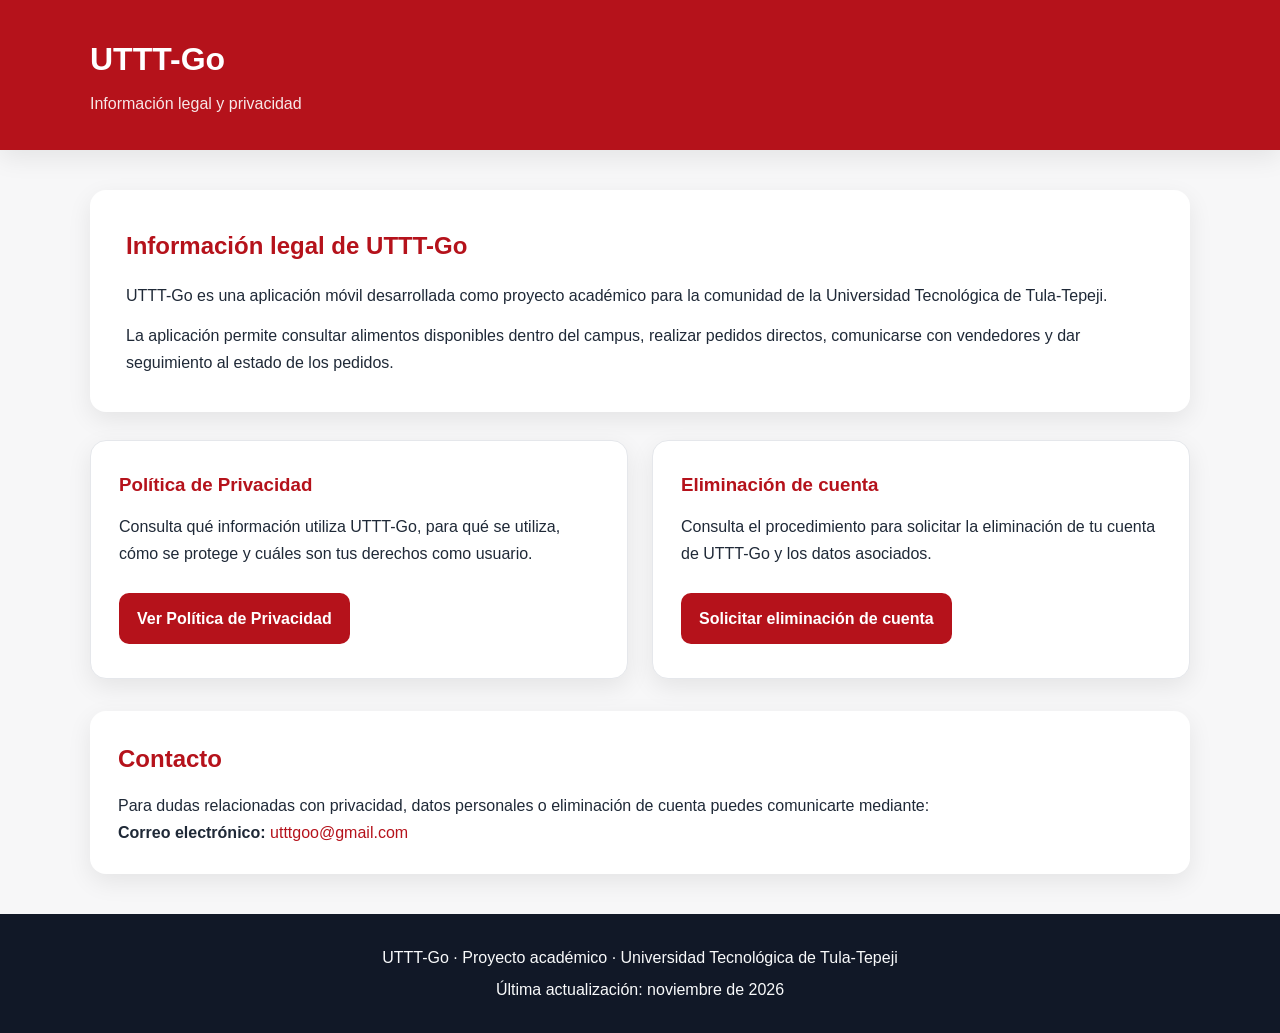
<file: index.html>
<!DOCTYPE html>
<html lang="es">
<head>
  <meta charset="UTF-8">
  <meta name="viewport" content="width=device-width, initial-scale=1.0">

  <title>UTTT-Go | Información Legal</title>

  <link rel="stylesheet" href="styles.css">
</head>

<body>

  <header class="header">
    <div class="container">
      <h1>UTTT-Go</h1>
      <p>Información legal y privacidad</p>
    </div>
  </header>

  <main class="container">

    <section class="hero">
      <h2>Información legal de UTTT-Go</h2>

      <p>
        UTTT-Go es una aplicación móvil desarrollada como proyecto académico
        para la comunidad de la Universidad Tecnológica de Tula-Tepeji.
      </p>

      <p>
        La aplicación permite consultar alimentos disponibles dentro del campus,
        realizar pedidos directos, comunicarse con vendedores y dar seguimiento
        al estado de los pedidos.
      </p>
    </section>

    <section class="cards">

      <article class="card">
        <h3>Política de Privacidad</h3>

        <p>
          Consulta qué información utiliza UTTT-Go, para qué se utiliza,
          cómo se protege y cuáles son tus derechos como usuario.
        </p>

        <a class="button" href="privacidad.html">
          Ver Política de Privacidad
        </a>
      </article>

      <article class="card">
        <h3>Eliminación de cuenta</h3>

        <p>
          Consulta el procedimiento para solicitar la eliminación de tu
          cuenta de UTTT-Go y los datos asociados.
        </p>

        <a class="button" href="eliminar-cuenta.html">
          Solicitar eliminación de cuenta
        </a>
      </article>

    </section>

    <section class="contact">
      <h2>Contacto</h2>

      <p>
        Para dudas relacionadas con privacidad, datos personales o
        eliminación de cuenta puedes comunicarte mediante:
      </p>

      <p>
        <strong>Correo electrónico:</strong>
        <a href="mailto:utttgoo@gmail.com">
          utttgoo@gmail.com
        </a>
      </p>

    </section>

  </main>

  <footer class="footer">
    <div class="container">
      <p>
        UTTT-Go · Proyecto académico · Universidad Tecnológica de Tula-Tepeji
      </p>

      <p>
        Última actualización: noviembre de 2026
      </p>
    </div>
  </footer>

</body>
</html>
</file>
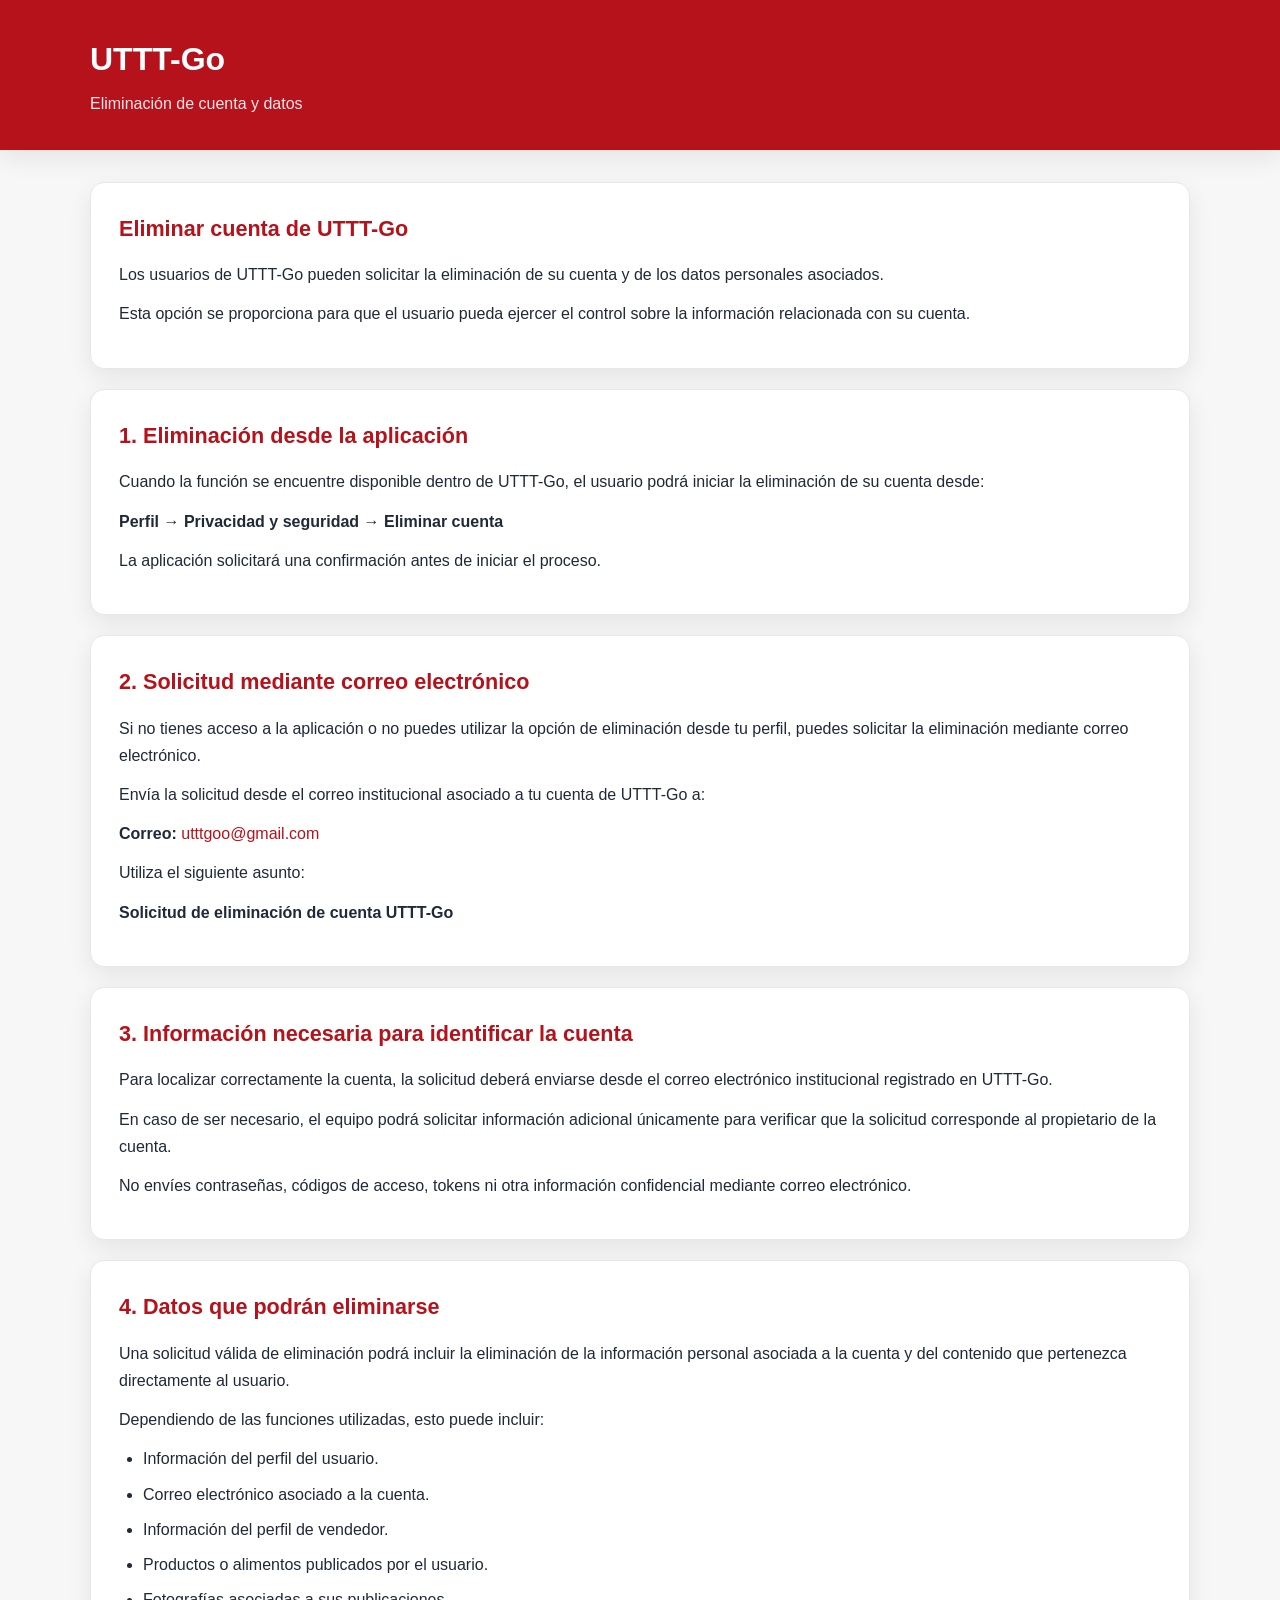
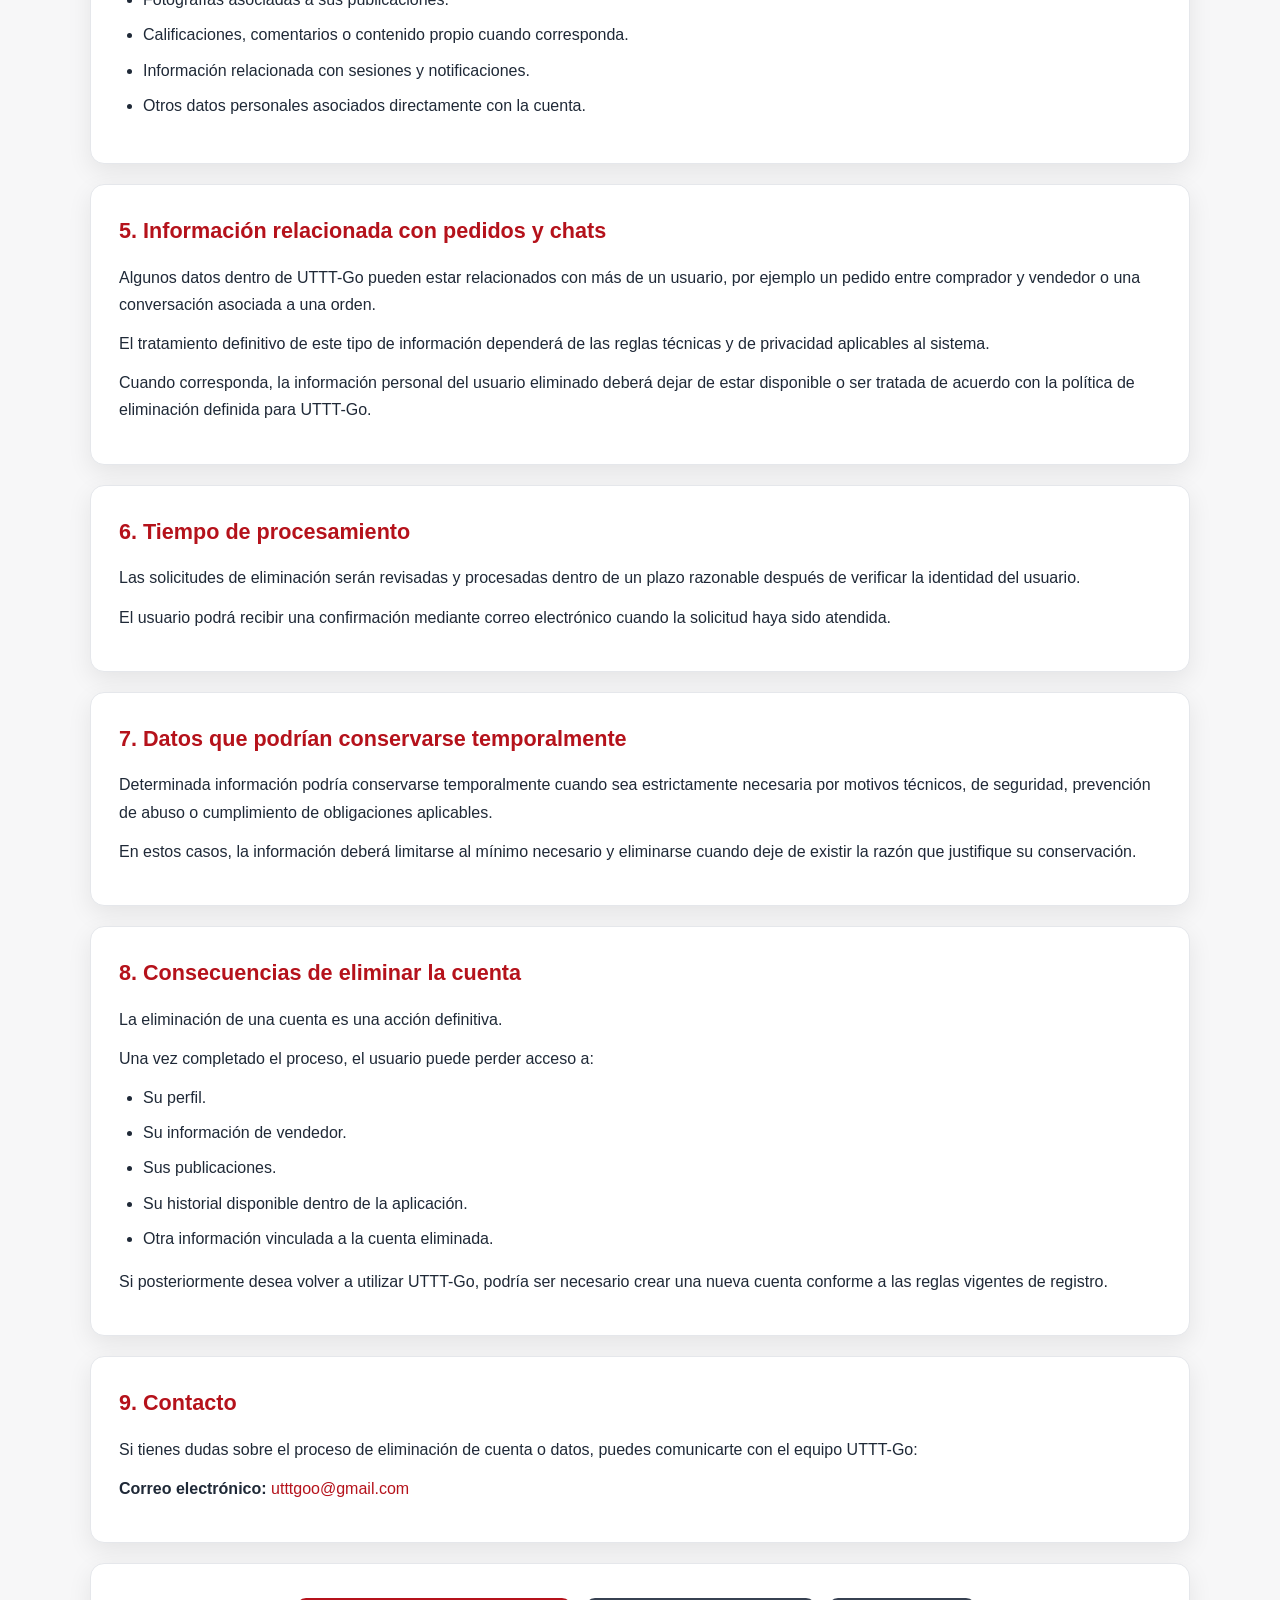
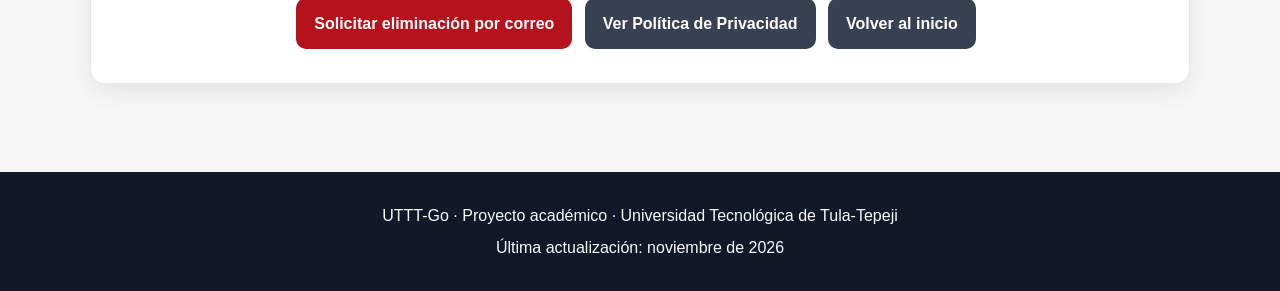
<file: eliminar-cuenta.html>
<!DOCTYPE html>
<html lang="es">
<head>
  <meta charset="UTF-8">
  <meta name="viewport" content="width=device-width, initial-scale=1.0">

  <title>Eliminar cuenta | UTTT-Go</title>

  <link rel="stylesheet" href="styles.css">
</head>

<body>

  <header class="header">
    <div class="container">
      <h1>UTTT-Go</h1>
      <p>Eliminación de cuenta y datos</p>
    </div>
  </header>

  <main class="container legal-content">

    <section>
      <h2>Eliminar cuenta de UTTT-Go</h2>

      <p>
        Los usuarios de UTTT-Go pueden solicitar la eliminación de su cuenta
        y de los datos personales asociados.
      </p>

      <p>
        Esta opción se proporciona para que el usuario pueda ejercer el control
        sobre la información relacionada con su cuenta.
      </p>
    </section>

    <section>
      <h2>1. Eliminación desde la aplicación</h2>

      <p>
        Cuando la función se encuentre disponible dentro de UTTT-Go,
        el usuario podrá iniciar la eliminación de su cuenta desde:
      </p>

      <p>
        <strong>Perfil → Privacidad y seguridad → Eliminar cuenta</strong>
      </p>

      <p>
        La aplicación solicitará una confirmación antes de iniciar el proceso.
      </p>
    </section>

    <section>
      <h2>2. Solicitud mediante correo electrónico</h2>

      <p>
        Si no tienes acceso a la aplicación o no puedes utilizar la opción
        de eliminación desde tu perfil, puedes solicitar la eliminación
        mediante correo electrónico.
      </p>

      <p>
        Envía la solicitud desde el correo institucional asociado a tu cuenta
        de UTTT-Go a:
      </p>

      <p>
        <strong>Correo:</strong>
        <a href="mailto:utttgoo@gmail.com">
          utttgoo@gmail.com
        </a>
      </p>

      <p>
        Utiliza el siguiente asunto:
      </p>

      <p>
        <strong>Solicitud de eliminación de cuenta UTTT-Go</strong>
      </p>
    </section>

    <section>
      <h2>3. Información necesaria para identificar la cuenta</h2>

      <p>
        Para localizar correctamente la cuenta, la solicitud deberá enviarse
        desde el correo electrónico institucional registrado en UTTT-Go.
      </p>

      <p>
        En caso de ser necesario, el equipo podrá solicitar información
        adicional únicamente para verificar que la solicitud corresponde
        al propietario de la cuenta.
      </p>

      <p>
        No envíes contraseñas, códigos de acceso, tokens ni otra información
        confidencial mediante correo electrónico.
      </p>
    </section>

    <section>
      <h2>4. Datos que podrán eliminarse</h2>

      <p>
        Una solicitud válida de eliminación podrá incluir la eliminación de
        la información personal asociada a la cuenta y del contenido que
        pertenezca directamente al usuario.
      </p>

      <p>
        Dependiendo de las funciones utilizadas, esto puede incluir:
      </p>

      <ul>
        <li>Información del perfil del usuario.</li>
        <li>Correo electrónico asociado a la cuenta.</li>
        <li>Información del perfil de vendedor.</li>
        <li>Productos o alimentos publicados por el usuario.</li>
        <li>Fotografías asociadas a sus publicaciones.</li>
        <li>Calificaciones, comentarios o contenido propio cuando corresponda.</li>
        <li>Información relacionada con sesiones y notificaciones.</li>
        <li>Otros datos personales asociados directamente con la cuenta.</li>
      </ul>
    </section>

    <section>
      <h2>5. Información relacionada con pedidos y chats</h2>

      <p>
        Algunos datos dentro de UTTT-Go pueden estar relacionados con más de
        un usuario, por ejemplo un pedido entre comprador y vendedor o una
        conversación asociada a una orden.
      </p>

      <p>
        El tratamiento definitivo de este tipo de información dependerá de
        las reglas técnicas y de privacidad aplicables al sistema.
      </p>

      <p>
        Cuando corresponda, la información personal del usuario eliminado
        deberá dejar de estar disponible o ser tratada de acuerdo con la
        política de eliminación definida para UTTT-Go.
      </p>
    </section>

    <section>
      <h2>6. Tiempo de procesamiento</h2>

      <p>
        Las solicitudes de eliminación serán revisadas y procesadas dentro
        de un plazo razonable después de verificar la identidad del usuario.
      </p>

      <p>
        El usuario podrá recibir una confirmación mediante correo electrónico
        cuando la solicitud haya sido atendida.
      </p>
    </section>

    <section>
      <h2>7. Datos que podrían conservarse temporalmente</h2>

      <p>
        Determinada información podría conservarse temporalmente cuando sea
        estrictamente necesaria por motivos técnicos, de seguridad,
        prevención de abuso o cumplimiento de obligaciones aplicables.
      </p>

      <p>
        En estos casos, la información deberá limitarse al mínimo necesario
        y eliminarse cuando deje de existir la razón que justifique su
        conservación.
      </p>
    </section>

    <section>
      <h2>8. Consecuencias de eliminar la cuenta</h2>

      <p>
        La eliminación de una cuenta es una acción definitiva.
      </p>

      <p>
        Una vez completado el proceso, el usuario puede perder acceso a:
      </p>

      <ul>
        <li>Su perfil.</li>
        <li>Su información de vendedor.</li>
        <li>Sus publicaciones.</li>
        <li>Su historial disponible dentro de la aplicación.</li>
        <li>Otra información vinculada a la cuenta eliminada.</li>
      </ul>

      <p>
        Si posteriormente desea volver a utilizar UTTT-Go, podría ser necesario
        crear una nueva cuenta conforme a las reglas vigentes de registro.
      </p>
    </section>

    <section>
      <h2>9. Contacto</h2>

      <p>
        Si tienes dudas sobre el proceso de eliminación de cuenta o datos,
        puedes comunicarte con el equipo UTTT-Go:
      </p>

      <p>
        <strong>Correo electrónico:</strong>
        <a href="mailto:utttgoo@gmail.com">
          utttgoo@gmail.com
        </a>
      </p>
    </section>

    <section class="back-section">

      <a class="button" href="mailto:utttgoo@gmail.com?subject=Solicitud%20de%20eliminaci%C3%B3n%20de%20cuenta%20UTTT-Go">
        Solicitar eliminación por correo
      </a>

      <a class="button secondary" href="privacidad.html">
        Ver Política de Privacidad
      </a>

      <a class="button secondary" href="index.html">
        Volver al inicio
      </a>

    </section>

  </main>

  <footer class="footer">
    <div class="container">
      <p>
        UTTT-Go · Proyecto académico · Universidad Tecnológica de Tula-Tepeji
      </p>

      <p>
        Última actualización: noviembre de 2026
      </p>
    </div>
  </footer>

</body>
</html>
</file>
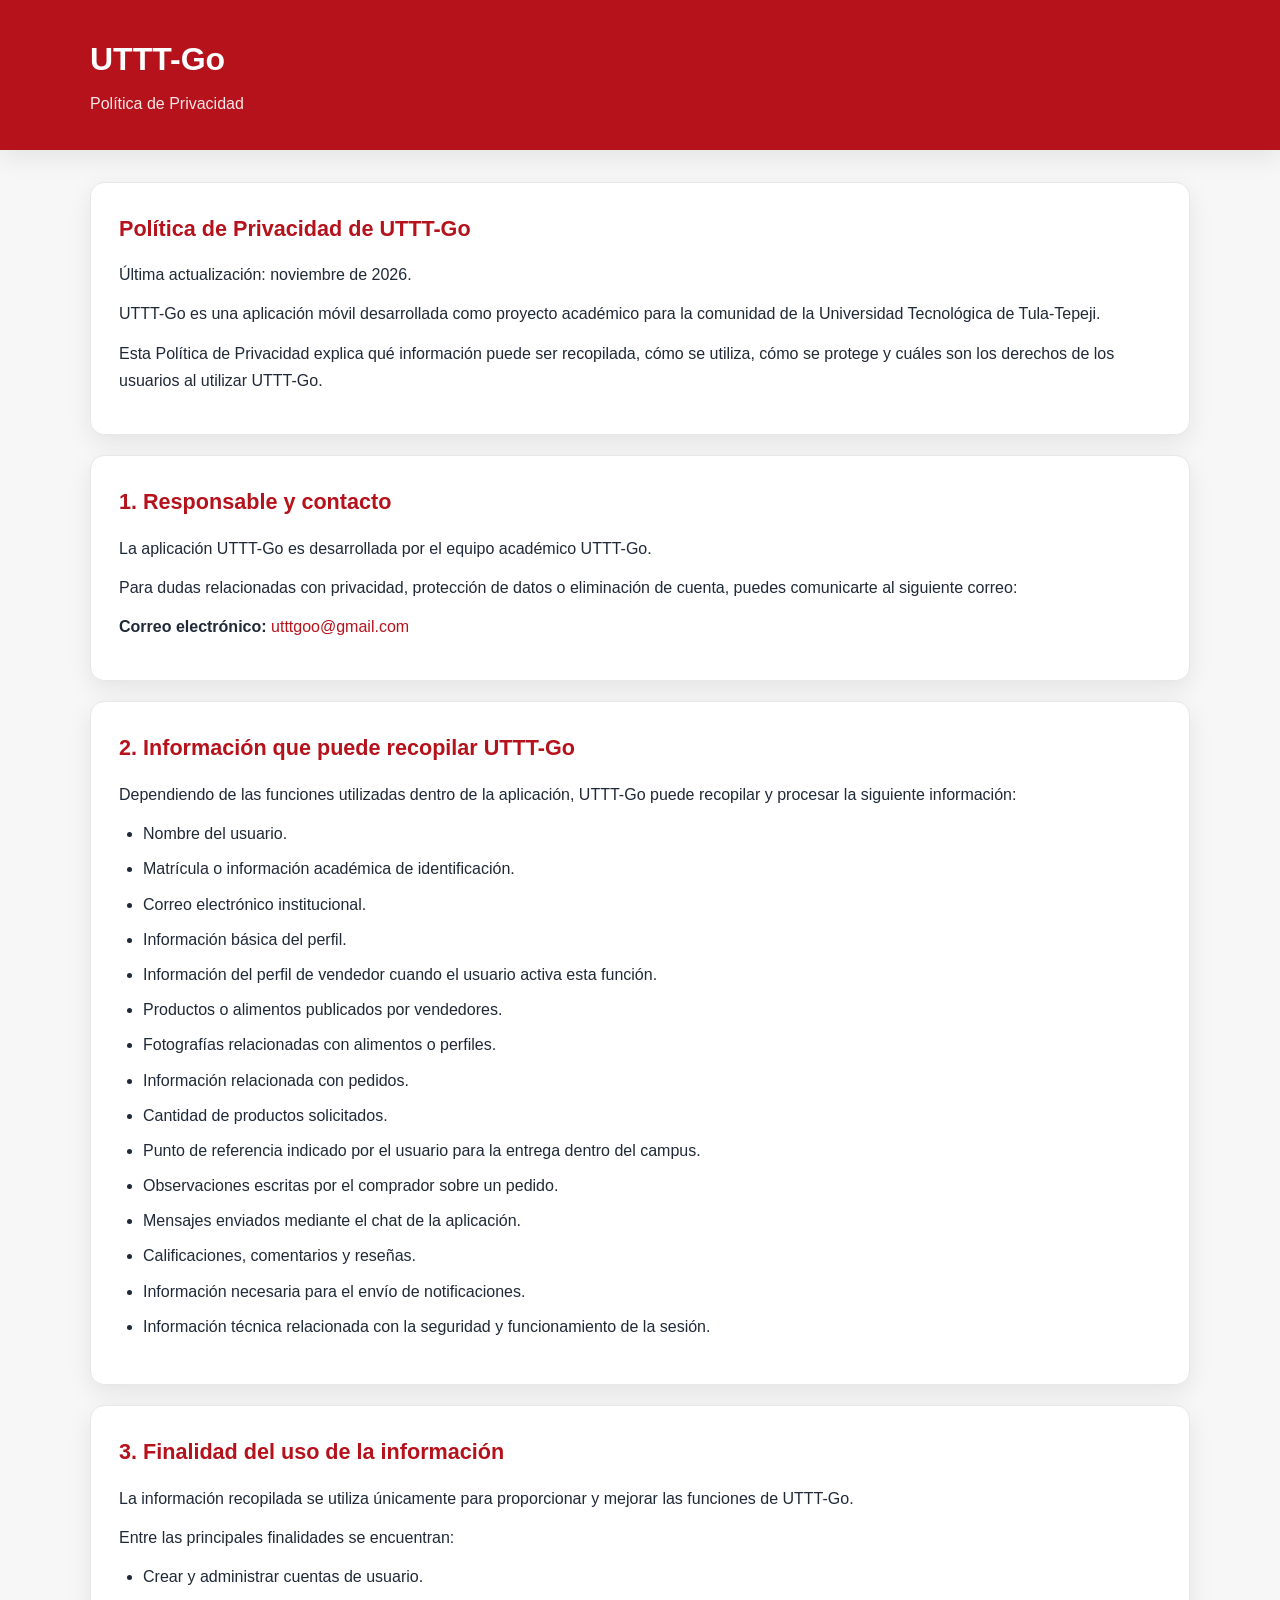
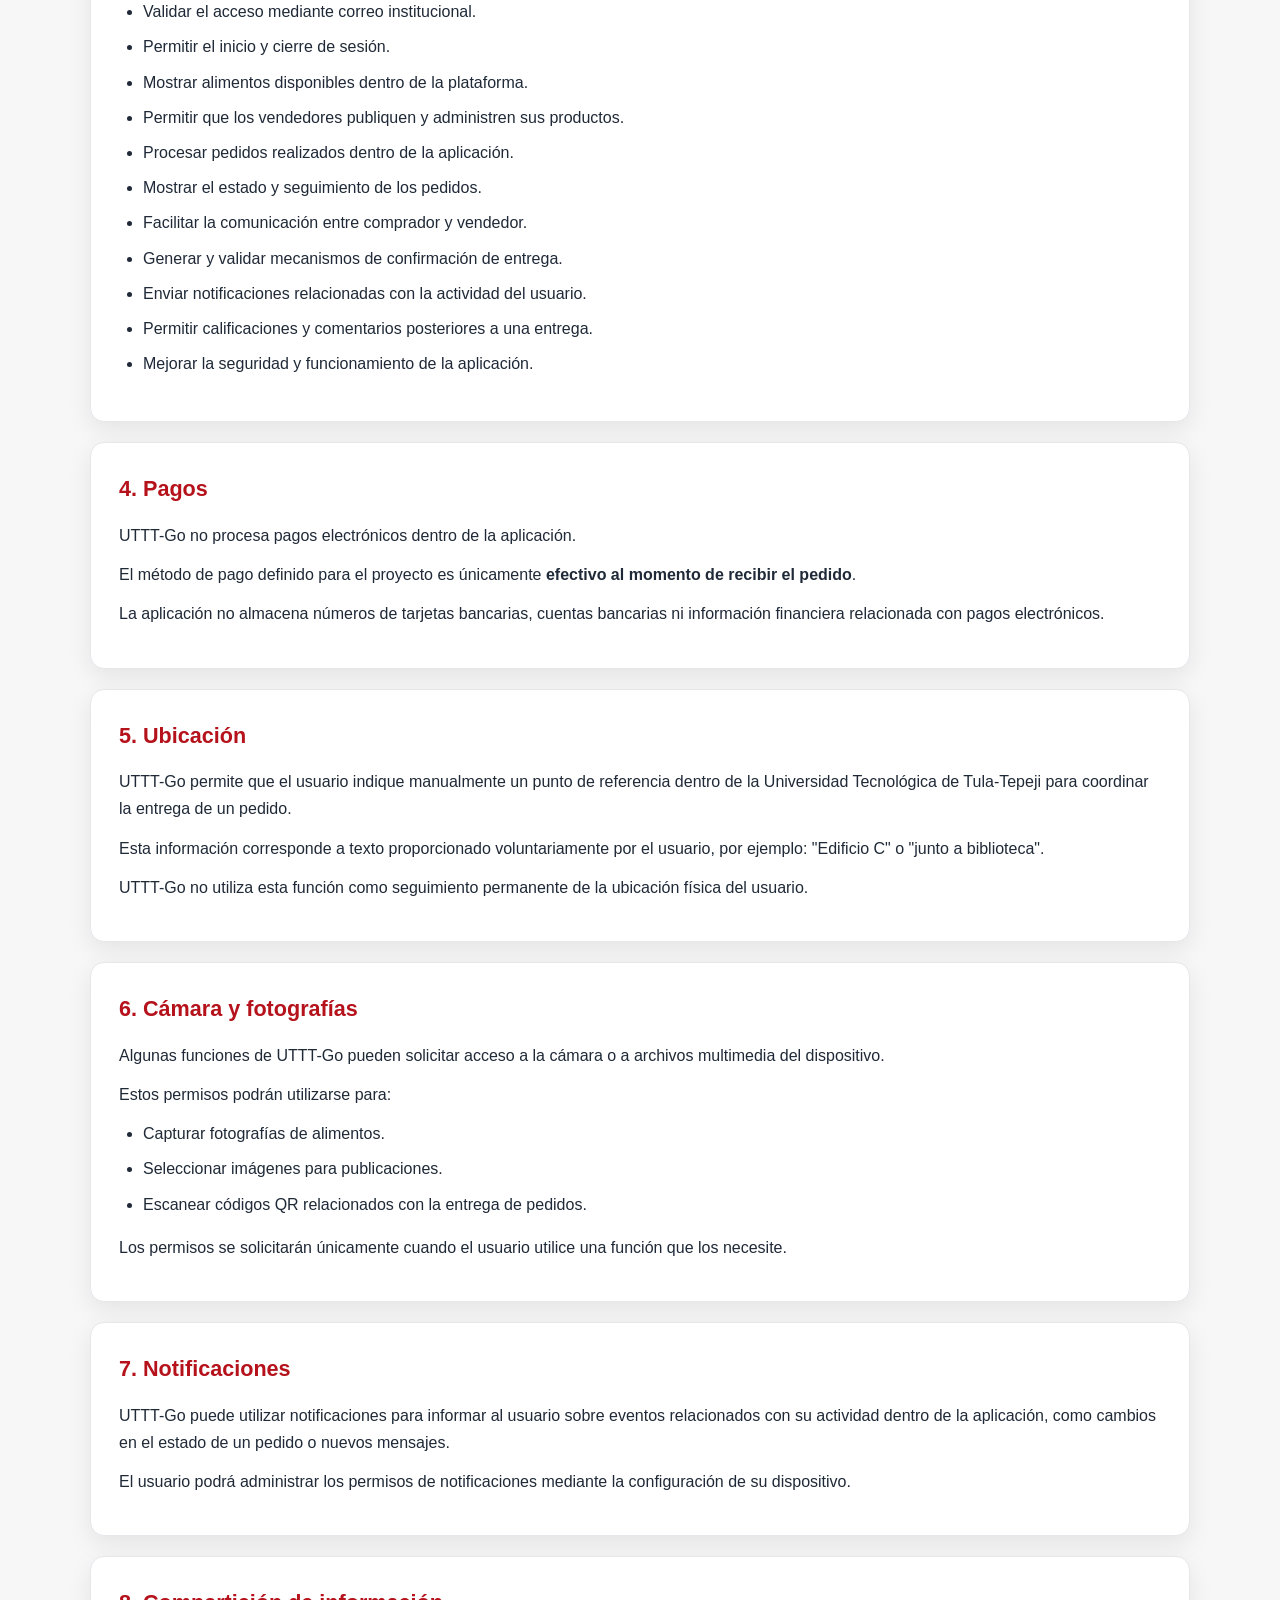
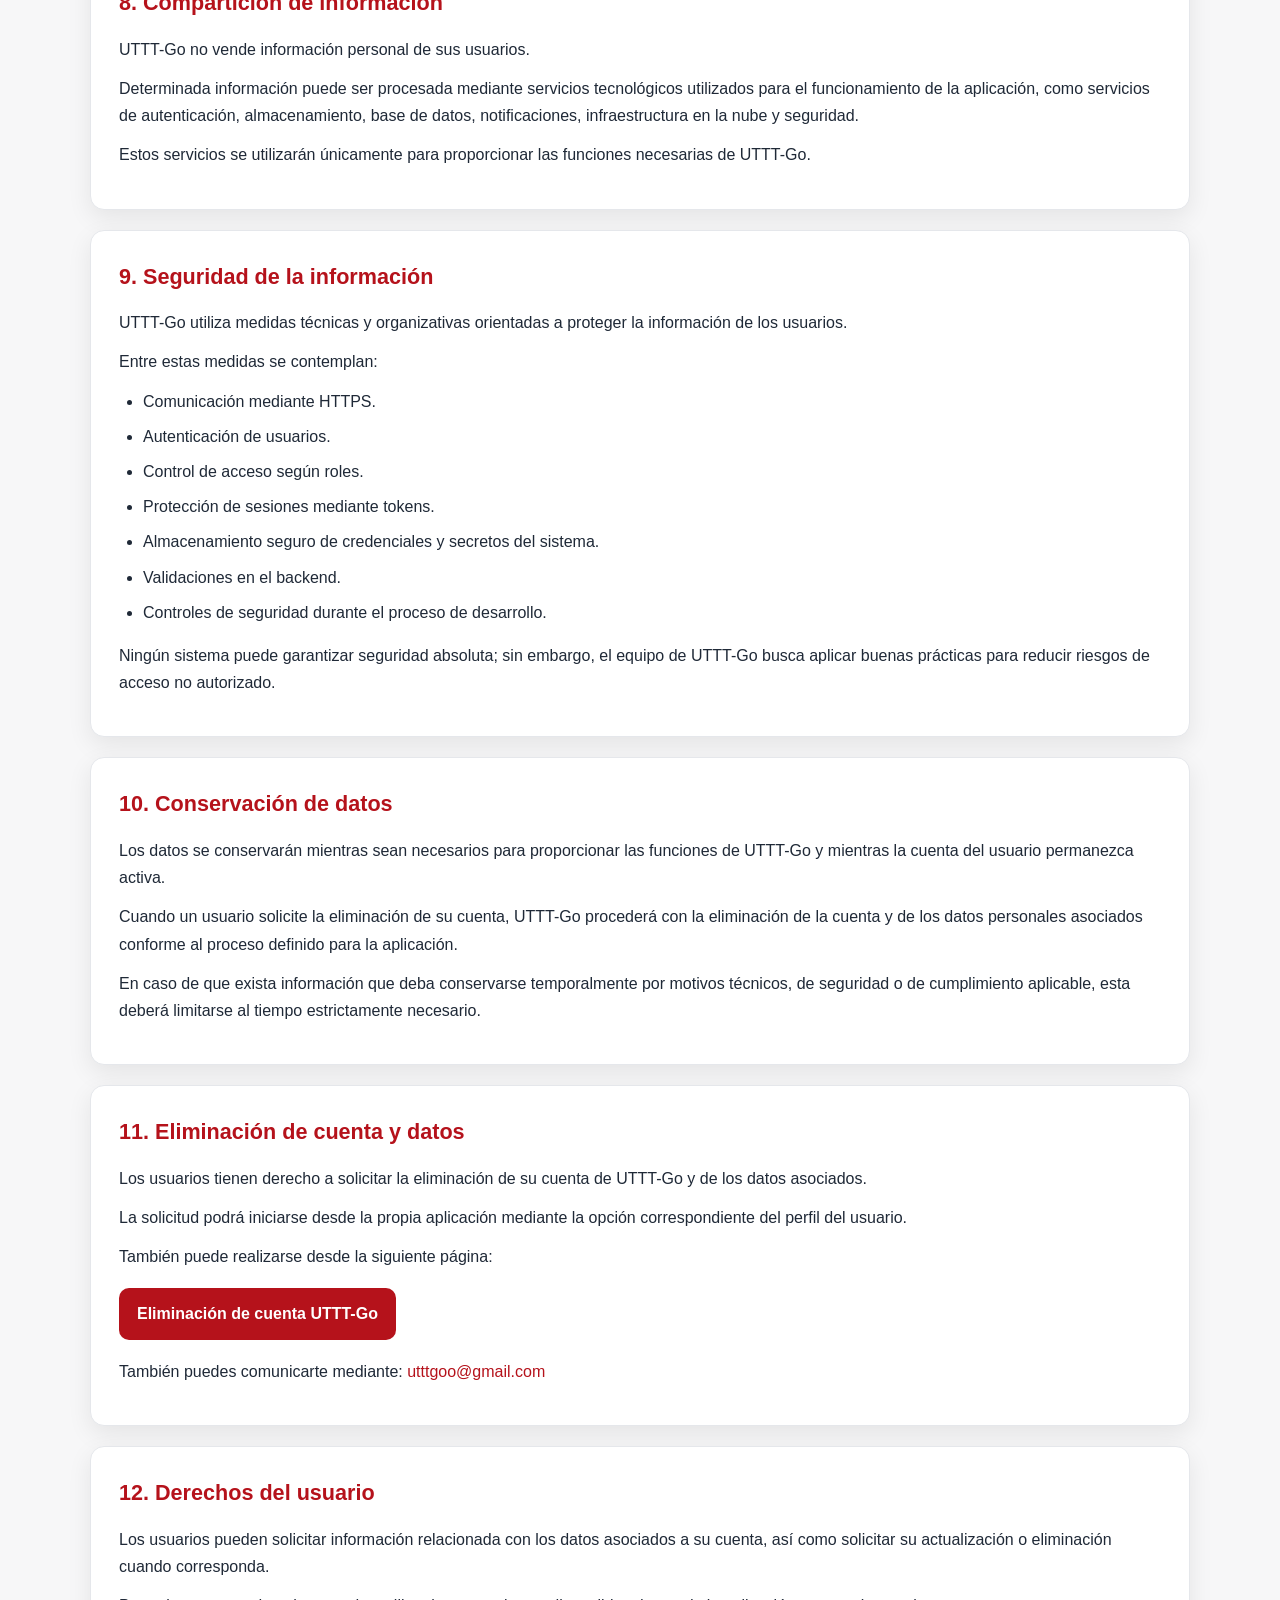
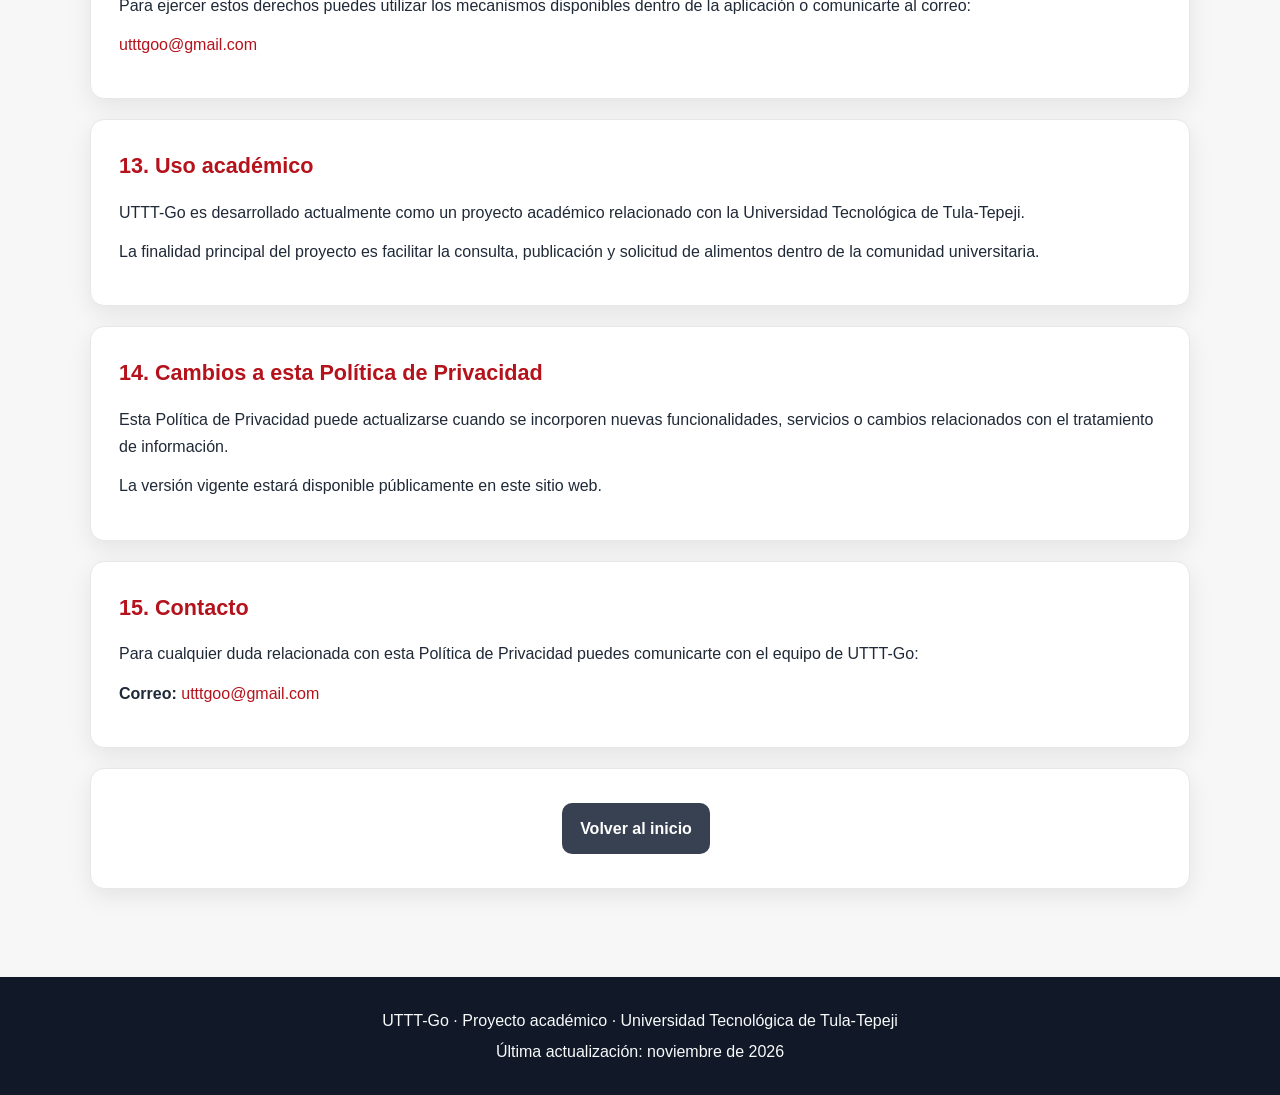
<file: privacidad.html>
<!DOCTYPE html>
<html lang="es">
<head>
  <meta charset="UTF-8">
  <meta name="viewport" content="width=device-width, initial-scale=1.0">

  <title>Política de Privacidad | UTTT-Go</title>

  <link rel="stylesheet" href="styles.css">
</head>

<body>

  <header class="header">
    <div class="container">
      <h1>UTTT-Go</h1>
      <p>Política de Privacidad</p>
    </div>
  </header>

  <main class="container legal-content">

    <section>
      <h2>Política de Privacidad de UTTT-Go</h2>

      <p>
        Última actualización: noviembre de 2026.
      </p>

      <p>
        UTTT-Go es una aplicación móvil desarrollada como proyecto académico
        para la comunidad de la Universidad Tecnológica de Tula-Tepeji.
      </p>

      <p>
        Esta Política de Privacidad explica qué información puede ser
        recopilada, cómo se utiliza, cómo se protege y cuáles son los
        derechos de los usuarios al utilizar UTTT-Go.
      </p>
    </section>

    <section>
      <h2>1. Responsable y contacto</h2>

      <p>
        La aplicación UTTT-Go es desarrollada por el equipo académico
        UTTT-Go.
      </p>

      <p>
        Para dudas relacionadas con privacidad, protección de datos
        o eliminación de cuenta, puedes comunicarte al siguiente correo:
      </p>

      <p>
        <strong>Correo electrónico:</strong>
        <a href="mailto:utttgoo@gmail.com">
          utttgoo@gmail.com
        </a>
      </p>
    </section>

    <section>
      <h2>2. Información que puede recopilar UTTT-Go</h2>

      <p>
        Dependiendo de las funciones utilizadas dentro de la aplicación,
        UTTT-Go puede recopilar y procesar la siguiente información:
      </p>

      <ul>
        <li>Nombre del usuario.</li>
        <li>Matrícula o información académica de identificación.</li>
        <li>Correo electrónico institucional.</li>
        <li>Información básica del perfil.</li>
        <li>Información del perfil de vendedor cuando el usuario activa esta función.</li>
        <li>Productos o alimentos publicados por vendedores.</li>
        <li>Fotografías relacionadas con alimentos o perfiles.</li>
        <li>Información relacionada con pedidos.</li>
        <li>Cantidad de productos solicitados.</li>
        <li>Punto de referencia indicado por el usuario para la entrega dentro del campus.</li>
        <li>Observaciones escritas por el comprador sobre un pedido.</li>
        <li>Mensajes enviados mediante el chat de la aplicación.</li>
        <li>Calificaciones, comentarios y reseñas.</li>
        <li>Información necesaria para el envío de notificaciones.</li>
        <li>Información técnica relacionada con la seguridad y funcionamiento de la sesión.</li>
      </ul>
    </section>

    <section>
      <h2>3. Finalidad del uso de la información</h2>

      <p>
        La información recopilada se utiliza únicamente para proporcionar
        y mejorar las funciones de UTTT-Go.
      </p>

      <p>Entre las principales finalidades se encuentran:</p>

      <ul>
        <li>Crear y administrar cuentas de usuario.</li>
        <li>Validar el acceso mediante correo institucional.</li>
        <li>Permitir el inicio y cierre de sesión.</li>
        <li>Mostrar alimentos disponibles dentro de la plataforma.</li>
        <li>Permitir que los vendedores publiquen y administren sus productos.</li>
        <li>Procesar pedidos realizados dentro de la aplicación.</li>
        <li>Mostrar el estado y seguimiento de los pedidos.</li>
        <li>Facilitar la comunicación entre comprador y vendedor.</li>
        <li>Generar y validar mecanismos de confirmación de entrega.</li>
        <li>Enviar notificaciones relacionadas con la actividad del usuario.</li>
        <li>Permitir calificaciones y comentarios posteriores a una entrega.</li>
        <li>Mejorar la seguridad y funcionamiento de la aplicación.</li>
      </ul>
    </section>

    <section>
      <h2>4. Pagos</h2>

      <p>
        UTTT-Go no procesa pagos electrónicos dentro de la aplicación.
      </p>

      <p>
        El método de pago definido para el proyecto es únicamente
        <strong>efectivo al momento de recibir el pedido</strong>.
      </p>

      <p>
        La aplicación no almacena números de tarjetas bancarias,
        cuentas bancarias ni información financiera relacionada con
        pagos electrónicos.
      </p>
    </section>

    <section>
      <h2>5. Ubicación</h2>

      <p>
        UTTT-Go permite que el usuario indique manualmente un punto de
        referencia dentro de la Universidad Tecnológica de Tula-Tepeji
        para coordinar la entrega de un pedido.
      </p>

      <p>
        Esta información corresponde a texto proporcionado voluntariamente
        por el usuario, por ejemplo: "Edificio C" o "junto a biblioteca".
      </p>

      <p>
        UTTT-Go no utiliza esta función como seguimiento permanente de la
        ubicación física del usuario.
      </p>
    </section>

    <section>
      <h2>6. Cámara y fotografías</h2>

      <p>
        Algunas funciones de UTTT-Go pueden solicitar acceso a la cámara
        o a archivos multimedia del dispositivo.
      </p>

      <p>
        Estos permisos podrán utilizarse para:
      </p>

      <ul>
        <li>Capturar fotografías de alimentos.</li>
        <li>Seleccionar imágenes para publicaciones.</li>
        <li>Escanear códigos QR relacionados con la entrega de pedidos.</li>
      </ul>

      <p>
        Los permisos se solicitarán únicamente cuando el usuario utilice
        una función que los necesite.
      </p>
    </section>

    <section>
      <h2>7. Notificaciones</h2>

      <p>
        UTTT-Go puede utilizar notificaciones para informar al usuario
        sobre eventos relacionados con su actividad dentro de la aplicación,
        como cambios en el estado de un pedido o nuevos mensajes.
      </p>

      <p>
        El usuario podrá administrar los permisos de notificaciones
        mediante la configuración de su dispositivo.
      </p>
    </section>

    <section>
      <h2>8. Compartición de información</h2>

      <p>
        UTTT-Go no vende información personal de sus usuarios.
      </p>

      <p>
        Determinada información puede ser procesada mediante servicios
        tecnológicos utilizados para el funcionamiento de la aplicación,
        como servicios de autenticación, almacenamiento, base de datos,
        notificaciones, infraestructura en la nube y seguridad.
      </p>

      <p>
        Estos servicios se utilizarán únicamente para proporcionar las
        funciones necesarias de UTTT-Go.
      </p>
    </section>

    <section>
      <h2>9. Seguridad de la información</h2>

      <p>
        UTTT-Go utiliza medidas técnicas y organizativas orientadas a
        proteger la información de los usuarios.
      </p>

      <p>Entre estas medidas se contemplan:</p>

      <ul>
        <li>Comunicación mediante HTTPS.</li>
        <li>Autenticación de usuarios.</li>
        <li>Control de acceso según roles.</li>
        <li>Protección de sesiones mediante tokens.</li>
        <li>Almacenamiento seguro de credenciales y secretos del sistema.</li>
        <li>Validaciones en el backend.</li>
        <li>Controles de seguridad durante el proceso de desarrollo.</li>
      </ul>

      <p>
        Ningún sistema puede garantizar seguridad absoluta; sin embargo,
        el equipo de UTTT-Go busca aplicar buenas prácticas para reducir
        riesgos de acceso no autorizado.
      </p>
    </section>

    <section>
      <h2>10. Conservación de datos</h2>

      <p>
        Los datos se conservarán mientras sean necesarios para proporcionar
        las funciones de UTTT-Go y mientras la cuenta del usuario permanezca
        activa.
      </p>

      <p>
        Cuando un usuario solicite la eliminación de su cuenta, UTTT-Go
        procederá con la eliminación de la cuenta y de los datos personales
        asociados conforme al proceso definido para la aplicación.
      </p>

      <p>
        En caso de que exista información que deba conservarse temporalmente
        por motivos técnicos, de seguridad o de cumplimiento aplicable,
        esta deberá limitarse al tiempo estrictamente necesario.
      </p>
    </section>

    <section>
      <h2>11. Eliminación de cuenta y datos</h2>

      <p>
        Los usuarios tienen derecho a solicitar la eliminación de su cuenta
        de UTTT-Go y de los datos asociados.
      </p>

      <p>
        La solicitud podrá iniciarse desde la propia aplicación mediante
        la opción correspondiente del perfil del usuario.
      </p>

      <p>
        También puede realizarse desde la siguiente página:
      </p>

      <p>
        <a class="button" href="eliminar-cuenta.html">
          Eliminación de cuenta UTTT-Go
        </a>
      </p>

      <p>
        También puedes comunicarte mediante:
        <a href="mailto:utttgoo@gmail.com">
          utttgoo@gmail.com
        </a>
      </p>
    </section>

    <section>
      <h2>12. Derechos del usuario</h2>

      <p>
        Los usuarios pueden solicitar información relacionada con los datos
        asociados a su cuenta, así como solicitar su actualización o
        eliminación cuando corresponda.
      </p>

      <p>
        Para ejercer estos derechos puedes utilizar los mecanismos
        disponibles dentro de la aplicación o comunicarte al correo:
      </p>

      <p>
        <a href="mailto:utttgoo@gmail.com">
          utttgoo@gmail.com
        </a>
      </p>
    </section>

    <section>
      <h2>13. Uso académico</h2>

      <p>
        UTTT-Go es desarrollado actualmente como un proyecto académico
        relacionado con la Universidad Tecnológica de Tula-Tepeji.
      </p>

      <p>
        La finalidad principal del proyecto es facilitar la consulta,
        publicación y solicitud de alimentos dentro de la comunidad
        universitaria.
      </p>
    </section>

    <section>
      <h2>14. Cambios a esta Política de Privacidad</h2>

      <p>
        Esta Política de Privacidad puede actualizarse cuando se incorporen
        nuevas funcionalidades, servicios o cambios relacionados con el
        tratamiento de información.
      </p>

      <p>
        La versión vigente estará disponible públicamente en este sitio web.
      </p>
    </section>

    <section>
      <h2>15. Contacto</h2>

      <p>
        Para cualquier duda relacionada con esta Política de Privacidad
        puedes comunicarte con el equipo de UTTT-Go:
      </p>

      <p>
        <strong>Correo:</strong>
        <a href="mailto:utttgoo@gmail.com">
          utttgoo@gmail.com
        </a>
      </p>
    </section>

    <section class="back-section">
      <a class="button secondary" href="index.html">
        Volver al inicio
      </a>
    </section>

  </main>

  <footer class="footer">
    <div class="container">
      <p>
        UTTT-Go · Proyecto académico · Universidad Tecnológica de Tula-Tepeji
      </p>

      <p>
        Última actualización: noviembre de 2026
      </p>
    </div>
  </footer>

</body>
</html>
</file>
<file: styles.css>
:root {
  --primary: #b5121b;
  --primary-dark: #8f0e15;
  --background: #f7f7f8;
  --surface: #ffffff;
  --text: #1f2937;
  --muted: #6b7280;
  --border: #e5e7eb;
  --success: #15803d;
  --shadow: 0 8px 24px rgba(0, 0, 0, 0.08);
}

* {
  box-sizing: border-box;
  margin: 0;
  padding: 0;
}

html {
  scroll-behavior: smooth;
}

body {
  font-family: Arial, Helvetica, sans-serif;
  background: var(--background);
  color: var(--text);
  line-height: 1.7;
}

a {
  color: var(--primary);
  text-decoration: none;
}

a:hover {
  text-decoration: underline;
}

.container {
  width: min(1100px, 92%);
  margin: 0 auto;
}

.header {
  background: var(--primary);
  color: white;
  padding: 32px 0;
  box-shadow: var(--shadow);
}

.header h1 {
  font-size: 2rem;
  margin-bottom: 4px;
}

.header p {
  opacity: 0.9;
}

.hero {
  background: var(--surface);
  margin: 40px 0 28px;
  padding: 36px;
  border-radius: 16px;
  box-shadow: var(--shadow);
}

.hero h2 {
  margin-bottom: 16px;
  color: var(--primary);
}

.hero p + p {
  margin-top: 12px;
}

.cards {
  display: grid;
  grid-template-columns: repeat(2, minmax(0, 1fr));
  gap: 24px;
  margin-bottom: 32px;
}

.card {
  background: var(--surface);
  padding: 28px;
  border-radius: 16px;
  box-shadow: var(--shadow);
  border: 1px solid var(--border);
}

.card h3 {
  color: var(--primary);
  margin-bottom: 12px;
}

.card p {
  margin-bottom: 20px;
}

.button {
  display: inline-block;
  background: var(--primary);
  color: white;
  padding: 12px 18px;
  border-radius: 10px;
  font-weight: bold;
  transition: 0.2s ease;
  margin: 6px 8px 6px 0;
}

.button:hover {
  background: var(--primary-dark);
  text-decoration: none;
  transform: translateY(-1px);
}

.button.secondary {
  background: #374151;
}

.button.secondary:hover {
  background: #1f2937;
}

.contact {
  background: var(--surface);
  padding: 28px;
  border-radius: 16px;
  box-shadow: var(--shadow);
  margin-bottom: 40px;
}

.contact h2 {
  color: var(--primary);
  margin-bottom: 12px;
}

.legal-content {
  padding: 32px 0 48px;
}

.legal-content section {
  background: var(--surface);
  padding: 28px;
  border-radius: 14px;
  margin-bottom: 20px;
  box-shadow: var(--shadow);
  border: 1px solid var(--border);
}

.legal-content h2 {
  color: var(--primary);
  margin-bottom: 14px;
  font-size: 1.35rem;
}

.legal-content p {
  margin-bottom: 12px;
}

.legal-content ul {
  margin: 12px 0 16px 24px;
}

.legal-content li {
  margin-bottom: 8px;
}

.back-section {
  text-align: center;
}

.footer {
  background: #111827;
  color: #f9fafb;
  text-align: center;
  padding: 26px 0;
  margin-top: 20px;
}

.footer p {
  margin: 4px 0;
}

@media (max-width: 768px) {
  .cards {
    grid-template-columns: 1fr;
  }

  .header {
    padding: 24px 0;
  }

  .header h1 {
    font-size: 1.6rem;
  }

  .hero,
  .card,
  .contact,
  .legal-content section {
    padding: 22px;
  }

  .button {
    display: block;
    width: 100%;
    text-align: center;
    margin: 8px 0;
  }
}
</file>
